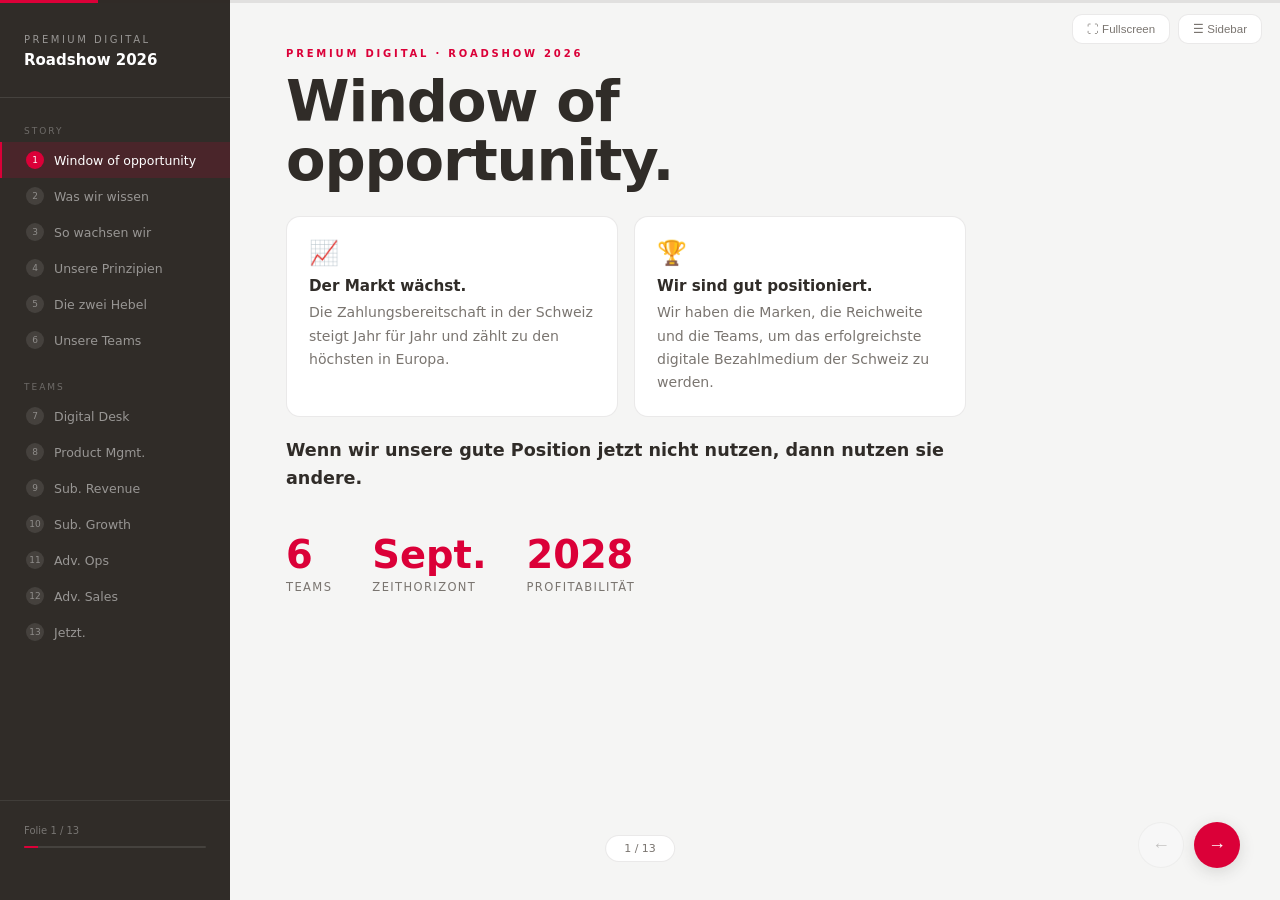
<file: roadshow-preview.html>
<!DOCTYPE html>
<html lang="de">
<head>
<meta charset="UTF-8"/>
<meta name="viewport" content="width=device-width,initial-scale=1.0"/>
<title>Premium Digital – Roadshow</title>
<style>
:root{
  --red:#db0038;--red-dim:rgba(219,0,56,.1);
  --bg:#f5f5f4;--bg3:#eeeeec;
  --card:#ffffff;--border:rgba(48,44,40,.1);--border2:rgba(48,44,40,.18);
  --text:#302c28;--muted:#7a7570;--muted2:#a8a39e;
  --radius:16px;
}
*{box-sizing:border-box;margin:0;padding:0}
html,body{height:100%;font-family:Inter,ui-sans-serif,system-ui,-apple-system,sans-serif;background:var(--bg);color:var(--text);overflow:hidden}
#shell{display:flex;height:100vh;overflow:hidden}
#sidebar{width:230px;min-width:230px;background:var(--text);color:#fff;display:flex;flex-direction:column;padding:28px 0;z-index:10;transition:transform .3s}
#sidebar.hidden{transform:translateX(-230px);position:absolute;height:100%}
#content{flex:1;overflow-y:auto;padding:48px 56px;display:flex;flex-direction:column;gap:36px}
body.fullscreen #content{padding:56px 80px}
#top-bar{position:fixed;top:0;left:0;right:0;height:3px;background:var(--border);z-index:50}
#top-fill{height:100%;background:var(--red);transition:width .4s}
.sb-logo{padding:0 24px 28px;border-bottom:1px solid rgba(255,255,255,.1);margin-bottom:8px}
.sb-logo span{font-size:10px;letter-spacing:.25em;text-transform:uppercase;color:rgba(255,255,255,.5)}
.sb-logo strong{display:block;font-size:15px;color:#fff;margin-top:4px;font-weight:600}
.sb-section{padding:20px 24px 6px;font-size:9px;letter-spacing:.22em;text-transform:uppercase;color:rgba(255,255,255,.3)}
.sb-item{display:flex;align-items:center;gap:10px;padding:9px 24px;cursor:pointer;font-size:12.5px;color:rgba(255,255,255,.5);transition:.15s;border-left:2px solid transparent;user-select:none}
.sb-item:hover{color:#fff;background:rgba(255,255,255,.06)}
.sb-item.active{color:#fff;border-left-color:var(--red);background:rgba(219,0,56,.15)}
.sb-item .dot{width:18px;height:18px;border-radius:50%;background:rgba(255,255,255,.1);display:flex;align-items:center;justify-content:center;font-size:9px;flex-shrink:0;color:rgba(255,255,255,.4)}
.sb-item.active .dot{background:var(--red);color:#fff}
.sb-progress{padding:24px;margin-top:auto;border-top:1px solid rgba(255,255,255,.08)}
.sb-prog-label{font-size:10px;color:rgba(255,255,255,.35);margin-bottom:10px}
.sb-prog-bar{height:2px;background:rgba(255,255,255,.1);border-radius:9px;overflow:hidden}
.sb-prog-fill{height:100%;background:var(--red);transition:width .4s}
.slide{display:none}
.slide.active{display:block;animation:fadeUp .35s ease}
@keyframes fadeUp{from{opacity:0;transform:translateY(10px)}to{opacity:1;transform:translateY(0)}}
.eyebrow{font-size:10px;letter-spacing:.28em;text-transform:uppercase;color:var(--red);margin-bottom:14px;font-weight:600}
.slide-title{font-size:clamp(2.2rem,4.5vw,3.8rem);font-weight:800;line-height:1.02;margin-bottom:18px;letter-spacing:-.02em;color:var(--text)}
.card{background:var(--card);border-radius:var(--radius);border:1px solid var(--border);padding:28px;box-shadow:0 2px 12px rgba(48,44,40,.06)}
.grid-2{display:grid;grid-template-columns:1fr 1fr;gap:18px}
.grid-3{display:grid;grid-template-columns:repeat(3,1fr);gap:14px}
.story-hook{border-left:3px solid var(--red);background:var(--red-dim);border-radius:0 12px 12px 0;padding:18px 22px;margin-bottom:28px}
.story-hook p{font-size:1rem;font-weight:500;color:var(--text);line-height:1.7;font-style:italic}
.teams-grid{display:grid;grid-template-columns:repeat(3,1fr);gap:16px}
.team-overview-card{border-radius:var(--radius);padding:28px 24px;display:flex;flex-direction:column;gap:10px}
.team-overview-card .to-icon{font-size:2rem}
.team-overview-card .to-name{font-size:1.05rem;font-weight:800;color:#fff}
.team-overview-card .to-claim{font-size:.85rem;color:rgba(255,255,255,.85);line-height:1.55}
.funnel-steps{display:flex;flex-direction:column;gap:6px}
.fstep{display:flex;align-items:center;gap:14px;padding:14px 16px;border-radius:10px;background:var(--bg3);border-left:3px solid var(--c)}
.fstep-icon{font-size:1.3rem;flex-shrink:0}
.fstep-label{font-size:.92rem;font-weight:700;color:var(--c);margin-bottom:2px}
.fstep-desc{font-size:.78rem;color:var(--muted);line-height:1.4}
.team-header{display:flex;align-items:center;gap:14px;margin-bottom:18px}
.team-icon{width:48px;height:48px;border-radius:14px;display:flex;align-items:center;justify-content:center;font-size:22px;flex-shrink:0}
.team-name{font-size:1.15rem;font-weight:700;color:var(--text)}
.team-sub{font-size:.75rem;color:var(--muted);margin-top:2px}
.team-role{font-size:.88rem;color:var(--muted);line-height:1.65;margin-bottom:18px}
.team-vision{background:var(--bg3);border-radius:10px;padding:14px 16px;margin-bottom:18px;border-left:2px solid var(--red)}
.team-vision-label{font-size:.65rem;letter-spacing:.18em;text-transform:uppercase;color:var(--red);margin-bottom:5px;font-weight:600}
.team-vision p{font-size:.88rem;color:var(--text);line-height:1.65;font-style:italic}
.prio-list{display:flex;flex-direction:column;gap:6px}
.prio{display:flex;align-items:flex-start;gap:10px;padding:11px 14px;background:var(--bg3);border-radius:10px;border:1px solid var(--border)}
.prio-num{width:22px;height:22px;border-radius:50%;background:var(--red);color:#fff;font-size:10px;font-weight:700;display:flex;align-items:center;justify-content:center;flex-shrink:0;margin-top:1px}
.prio-text{font-size:.85rem;color:var(--text);line-height:1.5}
.prio-text strong{font-weight:600;display:block;margin-bottom:2px}
.prio-milestone{font-size:.75rem;color:var(--muted);margin-top:3px}
.discussion-prompt{margin-top:18px;background:var(--text);border-radius:12px;padding:16px 18px;display:flex;align-items:flex-start;gap:12px}
.dp-label{font-size:.65rem;letter-spacing:.18em;text-transform:uppercase;color:rgba(255,255,255,.4);margin-bottom:4px;font-weight:600}
.dp-text{font-size:.88rem;color:rgba(255,255,255,.9);line-height:1.55}
.open-btn{display:inline-flex;align-items:center;gap:8px;background:var(--red);color:#fff;border:none;border-radius:999px;padding:10px 20px;font-size:.83rem;font-weight:700;cursor:pointer;margin-top:14px}
.open-btn:hover{opacity:.88}
#nav{position:fixed;bottom:32px;right:40px;display:flex;gap:10px;z-index:100}
.nav-btn{width:46px;height:46px;border-radius:50%;border:none;cursor:pointer;font-size:18px;display:flex;align-items:center;justify-content:center;transition:.15s;box-shadow:0 4px 16px rgba(48,44,40,.15)}
.nav-btn.primary{background:var(--red);color:#fff}
.nav-btn.secondary{background:#fff;color:var(--text);border:1px solid var(--border2)}
.nav-btn:disabled{opacity:.25;cursor:not-allowed;box-shadow:none}
.nav-btn:hover:not(:disabled){transform:scale(1.08)}
.slide-counter{position:fixed;bottom:38px;left:50%;transform:translateX(-50%);font-size:11px;color:var(--muted);background:#fff;border:1px solid var(--border);border-radius:999px;padding:6px 18px}
#toolbar{position:fixed;top:14px;right:18px;display:flex;gap:8px;z-index:100}
.tool-btn{background:#fff;border:1px solid var(--border);border-radius:10px;padding:7px 14px;font-size:11.5px;cursor:pointer;color:var(--muted);transition:.15s}
.tool-btn:hover{color:var(--text)}
.tool-btn.active{background:var(--text);color:#fff;border-color:var(--text)}
#modal-overlay{display:none;position:fixed;inset:0;background:rgba(48,44,40,.5);z-index:200;align-items:center;justify-content:center;backdrop-filter:blur(4px)}
#modal-overlay.open{display:flex}
#modal{background:#fff;border-radius:24px;width:min(860px,94vw);max-height:88vh;overflow-y:auto;padding:40px;box-shadow:0 24px 60px rgba(48,44,40,.2)}
#modal-close{float:right;background:none;border:1px solid var(--border);border-radius:8px;padding:6px 12px;cursor:pointer;font-size:12px;color:var(--muted)}
.modal-prio{background:var(--bg3);border-radius:12px;padding:18px;margin-bottom:12px;border-left:2px solid var(--red)}
.modal-prio-title{font-size:.98rem;font-weight:700;margin-bottom:6px}
.modal-section-label{font-size:.68rem;font-weight:600;color:var(--muted2);text-transform:uppercase;letter-spacing:.14em;margin-bottom:6px}
.results-list{display:flex;flex-direction:column;gap:4px;margin-bottom:10px}
.result-item{font-size:.83rem;padding:6px 10px;background:#fff;border-radius:8px;border:1px solid var(--border)}
.milestone-pills{display:flex;flex-wrap:wrap;gap:6px}
.mpill{font-size:.73rem;background:var(--red-dim);color:var(--red);border:1px solid rgba(219,0,56,.2);border-radius:999px;padding:3px 12px;font-weight:600}
</style>
</head>
<body>
<div id="top-bar"><div id="top-fill"></div></div>
<div id="toolbar">
  <button class="tool-btn" id="btn-fullscreen">⛶ Fullscreen</button>
  <button class="tool-btn" id="btn-sidebar">☰ Sidebar</button>
</div>
<div id="shell">
  <div id="sidebar">
    <div class="sb-logo"><span>Premium Digital</span><strong>Roadshow 2026</strong></div>
    <div class="sb-section">Story</div>
    <div class="sb-item" data-slide="0"><div class="dot">1</div>Window of opportunity</div>
    <div class="sb-item" data-slide="1"><div class="dot">2</div>Was wir wissen</div>
    <div class="sb-item" data-slide="2"><div class="dot">3</div>So wachsen wir</div>
    <div class="sb-item" data-slide="3"><div class="dot">4</div>Unsere Prinzipien</div>
    <div class="sb-item" data-slide="4"><div class="dot">5</div>Die zwei Hebel</div>
    <div class="sb-item" data-slide="5"><div class="dot">6</div>Unsere Teams</div>
    <div class="sb-section" style="margin-top:4px">Teams</div>
    <div class="sb-item" data-slide="6"><div class="dot">7</div>Digital Desk</div>
    <div class="sb-item" data-slide="7"><div class="dot">8</div>Product Mgmt.</div>
    <div class="sb-item" data-slide="8"><div class="dot">9</div>Sub. Revenue</div>
    <div class="sb-item" data-slide="9"><div class="dot">10</div>Sub. Growth</div>
    <div class="sb-item" data-slide="10"><div class="dot">11</div>Adv. Ops</div>
    <div class="sb-item" data-slide="11"><div class="dot">12</div>Adv. Sales</div>
    <div class="sb-item" data-slide="12"><div class="dot">13</div>Jetzt.</div>
    <div class="sb-progress">
      <div class="sb-prog-label" id="sb-prog-label">Folie 1 / 13</div>
      <div class="sb-prog-bar"><div class="sb-prog-fill" id="sb-fill"></div></div>
    </div>
  </div>
  <div id="content">

    <!-- SLIDE 0 -->
    <div class="slide active" id="slide-0">
      <div style="display:flex;flex-direction:column;justify-content:center">
        <div class="eyebrow">Premium Digital · Roadshow 2026</div>
        <div class="slide-title">Window of<br>opportunity.</div>
        <div style="display:grid;grid-template-columns:1fr 1fr;gap:16px;max-width:680px;margin-top:8px">
          <div style="background:#fff;border-radius:14px;border:1px solid var(--border);padding:22px">
            <div style="font-size:1.5rem;margin-bottom:10px">📈</div>
            <div style="font-weight:700;margin-bottom:6px;font-size:.95rem">Der Markt wächst.</div>
            <div style="font-size:.88rem;color:var(--muted);line-height:1.65">Die Zahlungsbereitschaft in der Schweiz steigt Jahr für Jahr und zählt zu den höchsten in Europa.</div>
          </div>
          <div style="background:#fff;border-radius:14px;border:1px solid var(--border);padding:22px">
            <div style="font-size:1.5rem;margin-bottom:10px">🏆</div>
            <div style="font-weight:700;margin-bottom:6px;font-size:.95rem">Wir sind gut positioniert.</div>
            <div style="font-size:.88rem;color:var(--muted);line-height:1.65">Wir haben die Marken, die Reichweite und die Teams, um das erfolgreichste digitale Bezahlmedium der Schweiz zu werden.</div>
          </div>
        </div>
        <p style="font-size:1.1rem;font-weight:700;color:var(--text);max-width:680px;line-height:1.55;margin-top:20px">Wenn wir unsere gute Position jetzt nicht nutzen, dann nutzen sie andere.</p>
        <div style="display:flex;gap:40px;margin-top:44px">
          <div><div style="font-size:2.4rem;font-weight:800;color:var(--red);line-height:1">6</div><div style="font-size:.72rem;color:var(--muted);text-transform:uppercase;letter-spacing:.12em;margin-top:6px">Teams</div></div>
          <div><div style="font-size:2.4rem;font-weight:800;color:var(--red);line-height:1">Sept.</div><div style="font-size:.72rem;color:var(--muted);text-transform:uppercase;letter-spacing:.12em;margin-top:6px">Zeithorizont</div></div>
          <div><div style="font-size:2.4rem;font-weight:800;color:var(--red);line-height:1">2028</div><div style="font-size:.72rem;color:var(--muted);text-transform:uppercase;letter-spacing:.12em;margin-top:6px">Profitabilität</div></div>
        </div>
      </div>
    </div>

    <!-- SLIDE 1 -->
    <div class="slide" id="slide-1">
      <div style="display:flex;flex-direction:column;gap:0">
        <div class="eyebrow" style="margin-bottom:28px">Was wir wissen.</div>
        <div style="display:flex;flex-direction:column;gap:0">
          <div style="display:flex;align-items:baseline;gap:20px;padding:18px 0;border-bottom:1px solid var(--border)">
            <div style="font-size:2.2rem;font-weight:800;color:var(--red);line-height:1;min-width:48px">01</div>
            <div><div style="font-size:1.15rem;font-weight:700;line-height:1.3;margin-bottom:4px">Die Zahlungsbereitschaft für digitale News-Abos wächst.</div><div style="font-size:.88rem;color:var(--muted);line-height:1.6">In der Schweiz liegt sie über dem internationalen Vergleich. Davon können wir überproportional profitieren.</div></div>
          </div>
          <div style="display:flex;align-items:baseline;gap:20px;padding:18px 0;border-bottom:1px solid var(--border)">
            <div style="font-size:2.2rem;font-weight:800;color:var(--red);line-height:1;min-width:48px">02</div>
            <div><div style="font-size:1.15rem;font-weight:700;line-height:1.3;margin-bottom:4px">Hochwertiger Journalismus ist unser wichtigstes Differenzierungsmerkmal.</div><div style="font-size:.88rem;color:var(--muted);line-height:1.6">Nachhaltiges Wachstum entsteht nur über Qualität, Relevanz und Tiefe.</div></div>
          </div>
          <div style="display:flex;align-items:baseline;gap:20px;padding:18px 0;border-bottom:1px solid var(--border)">
            <div style="font-size:2.2rem;font-weight:800;color:var(--red);line-height:1;min-width:48px">03</div>
            <div><div style="font-size:1.15rem;font-weight:700;line-height:1.3;margin-bottom:4px">Neben Vollabos gewinnen Limited Abos an Bedeutung.</div><div style="font-size:.88rem;color:var(--muted);line-height:1.6">Neue Zielgruppen mit spezifischen Interessen und geringerer Zahlungsbereitschaft erschliessen.</div></div>
          </div>
          <div style="display:flex;align-items:baseline;gap:20px;padding:18px 0;border-bottom:1px solid var(--border)">
            <div style="font-size:2.2rem;font-weight:800;color:var(--red);line-height:1;min-width:48px">04</div>
            <div><div style="font-size:1.15rem;font-weight:700;line-height:1.3;margin-bottom:4px">Reichweite bleibt die zentrale Voraussetzung für Wachstum.</div><div style="font-size:.88rem;color:var(--muted);line-height:1.6">Primär über Google Discover. Social bleibt wichtig, wird aber zunehmend automatisiert betrieben.</div></div>
          </div>
          <div style="display:flex;align-items:baseline;gap:20px;padding:18px 0">
            <div style="font-size:2.2rem;font-weight:800;color:var(--red);line-height:1;min-width:48px">05</div>
            <div><div style="font-size:1.15rem;font-weight:700;line-height:1.3;margin-bottom:4px">Digitale Werbung ergänzt unser Modell als zusätzlicher Erlöspfad.</div><div style="font-size:.88rem;color:var(--muted);line-height:1.6">Und verbreitert damit unsere finanzielle Basis nachhaltig.</div></div>
          </div>
        </div>
      </div>
    </div>

    <!-- SLIDE 2 – So wachsen wir -->
    <div class="slide" id="slide-2">
      <div style="display:flex;flex-direction:column">
        <div class="eyebrow" style="margin-bottom:28px">Unsere Wachstumsstrategie</div>
        <div class="slide-title" style="font-size:clamp(1.4rem,2.5vw,2rem);margin-bottom:32px">So kommen wir auf 210'000 Abos.</div>
        <div style="display:flex;flex-direction:column;gap:0">
          <div style="display:flex;align-items:center;gap:24px;padding:16px 0;border-bottom:1px solid var(--border)">
            <div style="font-size:1.3rem;min-width:36px">📍</div>
            <div style="flex:1"><span style="font-weight:700;font-size:1rem">In bestehenden Regionen die Nutzung erhöhen</span><span style="font-size:.9rem;color:var(--muted);margin-left:12px">Unsere Marken gezielt in bestehenden Regionen präsenter zeigen.</span></div>
          </div>
          <div style="display:flex;align-items:center;gap:24px;padding:16px 0;border-bottom:1px solid var(--border)">
            <div style="font-size:1.3rem;min-width:36px">🗺️</div>
            <div style="flex:1"><span style="font-weight:700;font-size:1rem">Erweiterung funktionaler Raum</span><span style="font-size:.9rem;color:var(--muted);margin-left:12px">Unsere Marken gezielt in neue Regionen innerhalb unserer funktionalen Räume führen.</span></div>
          </div>
          <div style="display:flex;align-items:center;gap:24px;padding:16px 0;border-bottom:1px solid var(--border)">
            <div style="font-size:1.3rem;min-width:36px">⚙️</div>
            <div style="flex:1"><span style="font-weight:700;font-size:1rem">Weiterentwicklung Paywall/Checkout</span><span style="font-size:.9rem;color:var(--muted);margin-left:12px">Paywall-Journey datengetrieben weiterentwickeln und Conversion Rate nachhaltig steigern.</span></div>
          </div>
          <div style="display:flex;align-items:center;gap:24px;padding:16px 0;border-bottom:1px solid var(--border)">
            <div style="font-size:1.3rem;min-width:36px">📱</div>
            <div style="flex:1"><span style="font-weight:700;font-size:1rem">Weiterentwicklung Web/App</span><span style="font-size:.9rem;color:var(--muted);margin-left:12px">Spürbare Weiterentwicklung: Design Refresh, neue Funktionalitäten wie Podcast-Tab.</span></div>
          </div>
          <div style="display:flex;align-items:center;gap:24px;padding:16px 0;border-bottom:1px solid var(--border)">
            <div style="font-size:1.3rem;min-width:36px">🎯</div>
            <div style="flex:1"><span style="font-weight:700;font-size:1rem">Einführung Limited</span><span style="font-size:.9rem;color:var(--muted);margin-left:12px">Neue Zielgruppen mit selektivem Interesse oder tieferer Zahlungsbereitschaft erschliessen.</span></div>
          </div>
        </div>
        <div style="display:flex;gap:12px;margin-top:28px">
          <div style="background:var(--red);border-radius:10px;padding:14px 22px;display:flex;align-items:baseline;gap:10px">
            <div style="font-size:1.5rem;font-weight:800;color:#fff">200'000</div>
            <div style="font-size:.75rem;color:rgba(255,255,255,.7)">Premium +15%</div>
          </div>
          <div style="background:#009667;border-radius:10px;padding:14px 22px;display:flex;align-items:baseline;gap:10px">
            <div style="font-size:1.5rem;font-weight:800;color:#fff">10'000</div>
            <div style="font-size:.75rem;color:rgba(255,255,255,.7)">Limited neu</div>
          </div>
          <div style="background:var(--text);border-radius:10px;padding:14px 22px;display:flex;align-items:baseline;gap:10px">
            <div style="font-size:1.5rem;font-weight:800;color:#fff">210'000</div>
            <div style="font-size:.75rem;color:rgba(255,255,255,.7)">Total</div>
          </div>
        </div>
      </div>
    </div>

    <!-- SLIDE 3 -->
    <div class="slide" id="slide-3">
      <div class="eyebrow">Was uns leitet</div>
      <div class="slide-title" style="font-size:clamp(1.7rem,3vw,2.5rem);margin-bottom:24px">Unsere 6 Prinzipien.</div>
      <div class="grid-3" id="principles-grid"></div>
      <div style="margin-top:16px;display:flex;gap:10px;align-items:center">
        <button onclick="revealNext()" id="reveal-btn" style="background:var(--red);color:#fff;border:none;border-radius:999px;padding:9px 22px;font-size:.85rem;font-weight:700;cursor:pointer">Nächstes Prinzip →</button>
        <button onclick="revealAll()" style="background:none;border:1px solid var(--border2);color:var(--muted);border-radius:999px;padding:9px 18px;font-size:.82rem;cursor:pointer">Alle zeigen</button>
        <button onclick="resetPrinciples()" style="background:none;border:1px solid var(--border2);color:var(--muted);border-radius:999px;padding:9px 18px;font-size:.82rem;cursor:pointer">Zurücksetzen</button>
      </div>
    </div>

    <!-- SLIDE 4 -->
    <div class="slide" id="slide-4">
      <div class="eyebrow">Unsere zwei Wachstumsmotoren</div>
      <div class="slide-title" style="font-size:clamp(1.7rem,3vw,2.5rem);margin-bottom:28px">Abo-Geschäft und Werbemarkt. Wir brauchen beides.</div>
      <div class="grid-2">
        <div class="card">
          <div style="font-size:.7rem;letter-spacing:.2em;text-transform:uppercase;color:var(--muted);margin-bottom:18px">Motor 1 — Abo-Geschäft</div>
          <div class="funnel-steps">
            <div class="fstep" style="--c:#db0038"><div class="fstep-icon">📣</div><div><div class="fstep-label">Attract</div><div class="fstep-desc">Reichweite &amp; Sichtbarkeit aufbauen</div></div></div>
            <div class="fstep" style="--c:#b80021"><div class="fstep-icon">💡</div><div><div class="fstep-label">Engage</div><div class="fstep-desc">Loyalität &amp; Registrierungen steigern</div></div></div>
            <div class="fstep" style="--c:#95000b"><div class="fstep-icon">💳</div><div><div class="fstep-label">Convert</div><div class="fstep-desc">Aus Lesern zahlende Abonnenten machen</div></div></div>
            <div class="fstep" style="--c:#740000"><div class="fstep-icon">🔄</div><div><div class="fstep-label">Retain</div><div class="fstep-desc">Churn senken, Bindung stärken</div></div></div>
          </div>
        </div>
        <div class="card">
          <div style="font-size:.7rem;letter-spacing:.2em;text-transform:uppercase;color:var(--muted);margin-bottom:18px">Motor 2 — Werbemarkt</div>
          <div class="funnel-steps">
            <div class="fstep" style="--c:#009667"><div class="fstep-icon">📅</div><div><div class="fstep-label">Schedule</div><div class="fstep-desc">Kundenkontakte &amp; Termine vereinbaren</div></div></div>
            <div class="fstep" style="--c:#00673d"><div class="fstep-icon">📋</div><div><div class="fstep-label">Pitch</div><div class="fstep-desc">Angebote erarbeiten &amp; präsentieren</div></div></div>
            <div class="fstep" style="--c:#004d2e"><div class="fstep-icon">🤝</div><div><div class="fstep-label">Close</div><div class="fstep-desc">Deals abschliessen &amp; Umsatz sichern</div></div></div>
            <div class="fstep" style="--c:#003a17"><div class="fstep-icon">🚀</div><div><div class="fstep-label">Deliver</div><div class="fstep-desc">Kampagnen umsetzen &amp; Qualität sichern</div></div></div>
          </div>
        </div>
      </div>
    </div>

    <!-- SLIDE 5 -->
    <div class="slide" id="slide-5">
      <div class="eyebrow">Unsere Teams</div>
      <div class="slide-title" style="font-size:clamp(1.7rem,3vw,2.5rem);margin-bottom:28px">Sechs Teams. Ein Ziel.</div>
      <div class="teams-grid" id="teams-overview"></div>
    </div>

    <!-- TEAM SLIDES -->
    <div class="slide" id="slide-6"><div class="story-hook"><p>Der Digital Desk steuert, wie viele Menschen uns finden, und ob sie bleiben.</p></div><div class="eyebrow">Team 1 von 6</div><div class="slide-title" style="font-size:clamp(1.7rem,3vw,2.5rem)">Digital Desk</div><div class="grid-2" id="c-digital-desk"></div></div>
    <div class="slide" id="slide-7"><div class="story-hook"><p>Das beste Produkt ist im Alltag der Menschen unersetzlich.</p></div><div class="eyebrow">Team 2 von 6</div><div class="slide-title" style="font-size:clamp(1.7rem,3vw,2.5rem)">Product Management</div><div class="grid-2" id="c-product-mgmt"></div></div>
    <div class="slide" id="slide-8"><div class="story-hook"><p>NutzerInnen zu zahlenden KundInnen machen und halten.</p></div><div class="eyebrow">Team 3 von 6</div><div class="slide-title" style="font-size:clamp(1.7rem,3vw,2.5rem)">Subscription Revenue</div><div class="grid-2" id="c-sub-revenue"></div></div>
    <div class="slide" id="slide-9"><div class="story-hook"><p>Subscription Growth öffnet die Türe zu Kunden, die wir bisher wenig bis gar nicht erreichten.</p></div><div class="eyebrow">Team 4 von 6</div><div class="slide-title" style="font-size:clamp(1.7rem,3vw,2.5rem)">Subscription Growth</div><div class="grid-2" id="c-sub-growth"></div></div>
    <div class="slide" id="slide-10"><div class="story-hook"><p>Ein starkes Produkt verdient auch starke Werbeeinnahmen. Advertising Ops macht Sales schlagkräftig.</p></div><div class="eyebrow">Team 5 von 6</div><div class="slide-title" style="font-size:clamp(1.7rem,3vw,2.5rem)">Advertising Operations</div><div class="grid-2" id="c-adv-ops"></div></div>
    <div class="slide" id="slide-11"><div class="story-hook"><p>Operations schafft die Grundlage, Sales macht den Abschluss.</p></div><div class="eyebrow">Team 6 von 6</div><div class="slide-title" style="font-size:clamp(1.7rem,3vw,2.5rem)">Advertising Sales</div><div class="grid-2" id="c-adv-sales"></div></div>

    <!-- SLIDE 12 -->
    <div class="slide" id="slide-12">
      <div style="min-height:65vh;display:flex;flex-direction:column;justify-content:center;gap:32px">
        <div style="background:var(--red);border-radius:var(--radius);padding:52px;position:relative;overflow:hidden">
          <div style="position:absolute;top:-40px;right:-40px;width:180px;height:180px;background:#fff;border-radius:50%;opacity:.06;filter:blur(40px)"></div>
          <div style="font-size:10px;letter-spacing:.28em;text-transform:uppercase;color:rgba(255,255,255,.6);margin-bottom:20px;font-weight:600">Das Fazit</div>
          <div style="font-size:clamp(1.1rem,2vw,1.4rem);color:rgba(255,255,255,.85);line-height:1.75;margin-bottom:24px">Wir haben alles, was es braucht. Die Marke. Die Reichweite. Die Teams. Die Technologie.</div>
          <div style="font-size:clamp(1.8rem,3.5vw,2.9rem);font-weight:800;line-height:1.12;color:#fff;letter-spacing:-.02em;margin-bottom:28px">Jetzt liegt es an uns.</div>
          <div style="height:1px;background:rgba(255,255,255,.2);margin-bottom:28px"></div>
          <div style="font-size:clamp(1rem,1.8vw,1.25rem);font-style:italic;color:rgba(255,255,255,.8);line-height:1.65">Wer jetzt liefert, wird in zwei Jahren zurückschauen und sagen: Das war der Moment.</div>
        </div>
        <div style="text-align:center;padding:28px;background:#fff;border-radius:var(--radius);border:1px solid var(--border)">
          <div style="font-size:1.8rem;margin-bottom:12px">💬</div>
          <div style="font-size:1.2rem;font-weight:700;color:var(--text);margin-bottom:8px">Fragen &amp; Antworten</div>
          <div style="font-size:.95rem;color:var(--muted)">Was beschäftigt euch? Was wollt ihr wissen?</div>
        </div>
      </div>
    </div>

  </div>
</div>

<div id="nav">
  <button class="nav-btn secondary" id="btn-prev" disabled>←</button>
  <button class="nav-btn primary" id="btn-next">→</button>
</div>
<div class="slide-counter" id="counter">1 / 13</div>
<div id="modal-overlay"><div id="modal"><button id="modal-close">✕ Schliessen</button><div id="modal-content"></div></div></div>

<script>
const TOTAL=13; let cur=0;

const principles=[
  {n:"01",icon:"🛡️",title:"Radikale Verantwortung",short:"Ownership für Resultate, nicht nur für Aufgaben."},
  {n:"02",icon:"🎯",title:"Wirkungsorientierte Entscheidungen",short:"Priorität hat, was direkt Wert schafft."},
  {n:"03",icon:"⚡",title:"Wirkung in 6 Monaten",short:"Was wir heute machen, soll in spätestens sechs Monaten Wirkung zeigen."},
  {n:"04",icon:"⏱️",title:"80/20: Auch beim Kunden",short:"Die gute Lösung jetzt schlägt die perfekte Lösung zu spät — auch für unsere Kunden."},
  {n:"05",icon:"✅",title:"Fokus statt Breite",short:"Wir verzichten bewusst. Wer alles macht, macht nichts richtig."},
  {n:"06",icon:"🧩",title:"Einfach vor kompliziert",short:"Schlanke Prozesse und klare Entscheidungen schaffen Raum für das Wesentliche."}
];

document.getElementById("principles-grid").innerHTML=principles.map((p,i)=>`
  <div class="card" id="pc-${i}" style="opacity:.2;transition:opacity .4s,transform .4s;transform:translateY(8px)">
    <div style="font-size:1.8rem;margin-bottom:10px">${p.icon}</div>
    <div style="font-size:.72rem;font-weight:700;color:var(--red);letter-spacing:.15em;text-transform:uppercase;margin-bottom:8px">${p.n}</div>
    <div style="font-size:1rem;font-weight:700;margin-bottom:6px">${p.title}</div>
    <div style="font-size:.82rem;color:var(--muted)">${p.short}</div>
  </div>`).join("");

let revealed=0;
function revealNext(){if(revealed<principles.length){const el=document.getElementById("pc-"+revealed);el.style.opacity="1";el.style.transform="translateY(0)";revealed++;}if(revealed>=principles.length){document.getElementById("reveal-btn").disabled=true;document.getElementById("reveal-btn").style.opacity=".4";}}
function revealAll(){principles.forEach((_,i)=>{const el=document.getElementById("pc-"+i);el.style.opacity="1";el.style.transform="translateY(0)";});revealed=principles.length;document.getElementById("reveal-btn").disabled=true;document.getElementById("reveal-btn").style.opacity=".4";}
function resetPrinciples(){principles.forEach((_,i)=>{const el=document.getElementById("pc-"+i);el.style.opacity=".2";el.style.transform="translateY(8px)";});revealed=0;document.getElementById("reveal-btn").disabled=false;document.getElementById("reveal-btn").style.opacity="1";}

const teams={
  "digital-desk":{icon:"📡",color:"#009667",name:"Digital Desk",claim:"Die passenden Inhalte zur richtigen Zeit auf den richtigen Kanälen.",role:"Der operative Maschinenraum für Reichweite, Distribution und Engagement — für Paid und Free.",vision:"Wir haben unsere Workflows deutlich verschlankt, an Fokus gewonnen und darum entscheidend zur Steigerung von Reichweite und Engagement beigetragen.",discussion:"Wieviele Pageviews braucht eine redaktionelle Geschichte im Durchschnitt, damit sie sich für uns finanziell lohnt?",priorities:[{n:1,title:"Teil-automatisierte KPI-basierte Distribution",desc:"Distributionsaufgaben für 6 Titel sind zeitintensiv und fast alles Handarbeit. Mindestens 2 Schichten automatisieren, mit Kuration entlang den Marken.",milestones:["Projekt-Aufbau mit AI/Data"],results:["Mindestens 2 Distributionsschichten ersetzt"]},{n:2,title:"Google-Traffic verdoppeln",desc:"Mehr Reichweite für Subscription-Funnel und Werbemarkt. Fokus auf Discover.",milestones:["5 Hypothesen zu Wachstumsfeldern getestet"],results:["Verdoppelung Google-Traffic"]},{n:3,title:"Second-Click-Optimierung",desc:"Datengestützt Inhalte mit Optimierungspotenzial identifizieren und Engagement messbar steigern.",milestones:["5 Hypothesen zu Engagementtreibern getestet"],results:["Pageviews pro Visit +20%"]},{n:4,title:"Social Media Werbeumsatz steigern",desc:"Fokus auf Conversions und Werbeumsatz über Social Media. Ziel: CHF 2 Mio.",milestones:["Anpassung Prozesse & Setup","Deutliche Steigerung Umsätze im 1. HJ"],results:["CHF 2 Mio. Social-Werbeumsatz"]}]},
  "product-mgmt":{icon:"📱",color:"#00c794",name:"Product Management",claim:"Digitale Produkte, die im Alltag der Menschen unersetzlich sind.",role:"Premium Products entwickelt die digitalen Produkte von Tamedia — damit unsere Qualitätsinhalte ihr volles Potenzial entfalten.",vision:"Wir haben deutlich schneller geliefert, mit klarem Fokus auf das Wesentliche, konsequentem Testen und spürbarem Impact für unsere Nutzerinnen und Nutzer.",discussion:"Wieviele Kontaktpunkte mit uns brauchen Nutzerinnen und Nutzer, bis sie ein Abo kaufen?",priorities:[{n:1,title:"Produkt-Strategie und Weiterentwicklung News-App",desc:"Klare Vision für jede Plattform: Kernzielgruppen, Rolle im Nutzerleben, was wir konkret bauen.",milestones:["Erster Workshop App","Vision App finalisiert","Alle Plattformen Tagi abgeschlossen","Skalierung auf alle Brands"],results:["Vision & Roadmap für alle Plattformen","Podcast Tab live","Neue visuelle Formate live"]},{n:2,title:"Launch Limited Products",desc:"Mindestens zwei Limited Products live bringen. Prozess: von Idee zu Live in unter 8 Wochen.",milestones:["Rollout & Skalierung Spiele-App","Launch Politbüro Sommer","Expansion Games","Launch new limited product"],results:["Politbüro 5'000 neue Abos","Games App 5'000 neue Abos","Mind. 1 weiteres Limited Product live"]},{n:3,title:"Growth Lab Push",desc:"Neue Wege für Reichweite und neue Zielgruppen erkunden. Formate testen, was funktioniert skalieren.",milestones:["Push Games","Push Podcasts","3 weitere Themen im Test"],results:["5'000 neue registrierte User","Mindestens 5 Formate live getestet"]},{n:4,title:"Produktentwicklung beschleunigen",desc:"Prozesse anpassen, damit wir schneller vom Konzept zum Launch kommen. Kürzere Entwicklungszyklen, regelmässige Releases.",milestones:["Ist-Zustand analysiert","Erste Prozessanpassungen live"],results:["3 Features in unter 6 Wochen von Idee bis Live","Regelmässige Releases mit messbarem Impact für Nutzer"]}]},
  "sub-revenue":{icon:"💳",color:"#db0038",name:"Subscription Revenue",claim:"Paywall, Checkout, Performance Marketing — aus Lesern Abonnenten machen.",role:"Verantwortet den gesamten Onsite-Funnel, von Paywall, Webshop, Login bis Checkout und Zahlungsprozesse. Optimiert Conversion, Angebote und Customer Journeys entlang dieses Funnels.",vision:"Wir haben durch datengetriebene Massnahmen und gezielte Experimente zum nachhaltigen Wachstum im fünfstelligen Bereich und zu einer höheren Customer Lifetime Value beigetragen.",discussion:"Wieviele Leute, die auf «Kaufen» klicken, kaufen am Ende wirklich?",priorities:[{n:1,title:"Kampagnen für anonyme User",desc:"Fly Bys und Loyal User über Retargeting, Onsite und Mail zu zahlenden Nutzern konvertieren.",milestones:["Launch","Testen & Iterieren"],results:["Conversion Rate (CR) erhöht","Click-Through-Rate (CTR) Performance Marketing erhöht"]},{n:2,title:"Reset Registrierung, Login, Paywall, Checkout",desc:"Registration Wall einführen. Paywall und Checkout optimieren.",milestones:["Registration Wall live","Reset Paywall Experience","Checkout-Optimierung","Landingpages optimiert"],results:["Mehr Registrierungen pro Monat","Paywall-to-Purchase Conversion Rate (CR) steigt"]},{n:3,title:"Onboarding in das Produkt",desc:"In den ersten 30 Tagen Gewohnheiten schaffen, die Retention sichern.",milestones:["Registration Onboarding Journey live","Subscription Onboarding Journey live"],results:["Registration to Subscription Conversion Rate (CR) steigt","Churn Rate sinkt"]}]},
  "sub-growth":{icon:"🚀",color:"#c5c000",name:"Subscription Growth",claim:"Grosse Kampagnen, starke Partnerschaften, neue Regionen und Zielgruppen.",role:"Trägt die Hauptverantwortung für die grossen Gains. Initiiert und setzt grosse Kampagnen um, verhandelt und realisiert Partnerschaften. Bringt neue Leute aus bestehenden sowie neuen Regionen und neue thematische Zielgruppen.",vision:"Wir leisten den grössten Einzelbeitrag zum fünfstelligen Netto-Wachstum — weil wir viel getestet und gelernt haben und heute deutlich besser wissen, wie wir neue Leute ins Abo bringen.",discussion:"Wieviel Abonnenten pro 100 Einwohnern glaubt ihr hat der Tages-Anzeiger in Zürich? Wieviel in Winterthur?",priorities:[{n:1,title:"Partnerschaften & Kooperationen",desc:"Kooperationen mit schweizer Akteuren, die uns Zugang zu grossen Kundenstämmen geben.",milestones:["Retail: Coop, Galaxus","Telcos: Swisscom, Sunrise","Senior Partnership Lead"],results:["5 Partnerschaften live","5'000 Netto-Abos, 75% neue User"]},{n:2,title:"Regionale Wachstumsinitiativen",desc:"Premium-Abo sukzessive in Regionen mit niedriger Streudichte vermarkten.",milestones:["Regio Push D-CH","Regio Push W-CH"],results:["5'000 Test-Abos","Streudichte +25% in angegangenen Regionen"]},{n:3,title:"Limited Product Kampagnen",desc:"Neue Limited Products mit Werbekampagnen von null auf hundert wachsen lassen.",milestones:["Game App Kampagne","Politbüro Kampagne Sommer","Game App Part 2"],results:["Game App: 3–5k Solo-Abos","Politbüro: 3–5k Abos"]}]},
  "adv-ops":{icon:"📊",color:"#ff0050",name:"Advertising Operations",claim:"Angebote, Umsetzung und Steuerung aller Advertising-Leistungen.",role:"Entwickelt und realisiert skalierbare Standardprodukte und individuelle Vermarktungsangebote. Stellt Qualität, Termintreue und Profitabilität end-to-end sicher.",vision:"Wir arbeiten datenbasiert, fokussieren uns auf 2–3 Verkaufsansätze gleichzeitig und geben wöchentlich neue Impulse an Sales.",discussion:"Wieviele Offerten brauchen wir pro Woche, damit wir unsere Ziele erreichen?",priorities:[{n:1,title:"Standardisierte Vermarktungsunterlagen & Angebotslogik",desc:"Standardisierte Pakete für KMU-Kunden, Print und Digital.",milestones:["Digitale KMU-Pakete live","Print+Digital Kombinationen live"],results:["Branchenlösungen Spezialmärkte","Digitale KMU-Pakete mit Print","Reduzierter Produktkatalog"]},{n:2,title:"Bessere Nutzung Inventar (Yield Mgmt)",desc:"Erlösbasierte Inventarsteuerung aufbauen.",milestones:["Analyse IST-Situation und Definition Massnahmen"],results:["Yield Manager benannt","Erlösbasierte Steuerung operativ"]},{n:3,title:"Reporting & Frühwarnsystem",desc:"Transparentes Reporting über den Werbemarkt. Frühwarnsystem für kritische Entwicklungen.",milestones:["Umsatz-Tracking live","Reporting-Dashboards finalisiert"],results:["Reporting für Sales Management und GL","Frühwarnsystem live"]},{n:4,title:"KAM: Premium-Angebote für Schlüsselkunden",desc:"Wettbewerbs- und Potenzialanalyse für Grosskunden. Premium-Produktkatalog.",milestones:["Branchen- und Regionalanalyse","Handlungsempfehlung"],results:["Potenzialanalyse operativ","Premium-Produktkatalog definiert"]}]},
  "adv-sales":{icon:"📣",color:"#00c794",name:"Advertising Sales",claim:"Erste Anlaufstelle für Werbung in qualitativ hochwertigen Umfeldern.",role:"Tamedia Advertising ist der wichtigste Partner für Werbung in qualitativ hochwertigen redaktionellen Umfeldern, national und lokal, mit messbarer Wirkung.",vision:"Wir sind mit den Digitalumsätzen auf Budget, die Printumsätze stabilisieren sich unter -5% und wir haben einen skalierbaren Weg, neue Kunden zu halten.",discussion:"Mit welcher Industrie oder Branche machen wir heute am meisten Umsatz?",priorities:[{n:1,title:"Fokus auf die richtigen Kunden",desc:"Wir wissen, welche Kunden wir mit welchem Aufwand erfolgreich bewirtschaften — und konzentrieren uns auf diese.",milestones:["Segmentierung definiert","Fokus-Kunden identifiziert"],results:["Weniger verlorene Kunden","Umsatzsteigerung in fokussierten Segmenten"]},{n:2,title:"Premium-Angebote & Sonderformate",desc:"Laufend neue, innovative Angebote und Formate einführen.",milestones:["Roadmap neuer Formate erstellt","Laufende Einführung"],results:["Nachhaltiges Wachstum durch neue Angebote","Roadmap mit Einführung neuer Formate"]},{n:3,title:"Social Media & Commercial Content als Wachstumstreiber",desc:"Umsatz mit Social Media Formaten und Commercial Content signifikant steigern.",milestones:["Angebote strukturiert","Launch neuer Formate"],results:["Umsatzsteigerung Social Media","Umsatzsteigerung Commercial Content"]},{n:4,title:"Positionierung & Aussendarstellung",desc:"Erste Anlaufstelle für Werbeplatzierungen in qualitativen Umfeldern werden.",milestones:["Positionierung geschärft","Aussendarstellung aktualisiert"],results:["Neukundenquote steigt","Kundenterminquote gesteigert","Umsatzrückgang gestoppt"]}]}
};

document.getElementById("teams-overview").innerHTML=Object.entries(teams).map(([k,t])=>`
  <div class="team-overview-card" style="background:${t.color}">
    <div class="to-icon">${t.icon}</div>
    <div class="to-name">${t.name}</div>
    <div class="to-claim">${t.claim}</div>
  </div>`).join("");

function renderTeam(cid,key){
  const t=teams[key];if(!t||!document.getElementById(cid))return;
  document.getElementById(cid).innerHTML=`
    <div class="card">
      <div class="team-header">
        <div class="team-icon" style="background:${t.color}20;border:2px solid ${t.color}40">${t.icon}</div>
        <div><div class="team-name">${t.name}</div><div class="team-sub">Team Overview</div></div>
      </div>
      <div class="team-role">${t.role}</div>
      <div class="team-vision"><div class="team-vision-label">Wenn wir in 6 Monaten erfolgreich sind …</div><p>${t.vision}</p></div>
      <button class="open-btn" onclick="openModal('${key}')">Alle Prioritäten & Milestones →</button>
    </div>
    <div class="card">
      <div style="font-size:.7rem;letter-spacing:.18em;text-transform:uppercase;color:var(--muted);margin-bottom:16px">Strategische Prioritäten</div>
      <div class="prio-list">${t.priorities.map(p=>`
        <div class="prio"><div class="prio-num">${p.n}</div><div class="prio-text"><strong>${p.title}</strong>${p.milestones.slice(0,2).map(m=>`<div class="prio-milestone">→ ${m}</div>`).join("")}</div></div>`).join("")}
      </div>
      <div class="discussion-prompt"><div style="font-size:16px;flex-shrink:0;margin-top:2px">💬</div><div><div class="dp-label">Frage an den Raum</div><div class="dp-text">${t.discussion}</div></div></div>
    </div>`;
}
renderTeam("c-digital-desk","digital-desk");
renderTeam("c-product-mgmt","product-mgmt");
renderTeam("c-sub-revenue","sub-revenue");
renderTeam("c-sub-growth","sub-growth");
renderTeam("c-adv-ops","adv-ops");
renderTeam("c-adv-sales","adv-sales");

function openModal(key){
  const t=teams[key];if(!t)return;
  document.getElementById("modal-content").innerHTML=`
    <div style="margin-bottom:24px"><div style="font-size:.7rem;letter-spacing:.2em;text-transform:uppercase;color:${t.color};margin-bottom:6px">${t.name}</div><div style="font-size:.95rem;color:var(--muted);line-height:1.65">${t.role}</div></div>
    <div class="team-vision" style="margin-bottom:24px"><div class="team-vision-label">Wenn wir in 6 Monaten erfolgreich sind …</div><p style="font-size:.92rem">${t.vision}</p></div>
    ${t.priorities.map(p=>`<div class="modal-prio"><div class="modal-prio-title">${p.n}. ${p.title}</div><div style="font-size:.87rem;color:var(--muted);line-height:1.65;margin-bottom:12px">${p.desc}</div><div class="modal-section-label">Messbare Resultate bis September</div><div class="results-list">${p.results.map(r=>`<div class="result-item">✓ ${r}</div>`).join("")}</div><div class="modal-section-label" style="margin-top:10px">Milestones</div><div class="milestone-pills">${p.milestones.map(m=>`<span class="mpill">${m}</span>`).join("")}</div></div>`).join("")}`;
  document.getElementById("modal-overlay").classList.add("open");
}
document.getElementById("modal-close").onclick=()=>document.getElementById("modal-overlay").classList.remove("open");
document.getElementById("modal-overlay").onclick=e=>{if(e.target===document.getElementById("modal-overlay"))document.getElementById("modal-overlay").classList.remove("open")};

function goTo(n){
  document.querySelectorAll(".slide").forEach(s=>s.classList.remove("active"));
  document.getElementById("slide-"+n).classList.add("active");
  document.querySelectorAll(".sb-item").forEach((el,i)=>el.classList.toggle("active",i===n));
  document.getElementById("counter").textContent=(n+1)+" / "+TOTAL;
  document.getElementById("sb-prog-label").textContent="Folie "+(n+1)+" / "+TOTAL;
  const pct=(n+1)/TOTAL*100;
  document.getElementById("sb-fill").style.width=pct+"%";
  document.getElementById("top-fill").style.width=pct+"%";
  document.getElementById("btn-prev").disabled=n===0;
  document.getElementById("btn-next").disabled=n===TOTAL-1;
  cur=n;
}
document.getElementById("btn-next").onclick=()=>{if(cur<TOTAL-1)goTo(cur+1)};
document.getElementById("btn-prev").onclick=()=>{if(cur>0)goTo(cur-1)};
document.querySelectorAll(".sb-item").forEach((el,i)=>{el.onclick=()=>goTo(i)});
document.addEventListener("keydown",e=>{
  if(document.getElementById("modal-overlay").classList.contains("open")){if(e.key==="Escape")document.getElementById("modal-overlay").classList.remove("open");return;}
  if(e.key==="ArrowRight"||e.key==="ArrowDown"){if(cur<TOTAL-1)goTo(cur+1)}
  if(e.key==="ArrowLeft"||e.key==="ArrowUp"){if(cur>0)goTo(cur-1)}
  if(e.key==="f"||e.key==="F")toggleFullscreen();
  if(e.key==="s"||e.key==="S")toggleSidebar();
});
let isFullscreen=false;
function toggleFullscreen(){isFullscreen=!isFullscreen;document.body.classList.toggle("fullscreen",isFullscreen);document.getElementById("btn-fullscreen").classList.toggle("active",isFullscreen);if(isFullscreen&&document.documentElement.requestFullscreen)document.documentElement.requestFullscreen().catch(()=>{});else if(!isFullscreen&&document.exitFullscreen)document.exitFullscreen().catch(()=>{});}
document.getElementById("btn-fullscreen").onclick=toggleFullscreen;
let sidebarVisible=true;
function toggleSidebar(){sidebarVisible=!sidebarVisible;document.getElementById("sidebar").classList.toggle("hidden",!sidebarVisible);document.getElementById("btn-sidebar").classList.toggle("active",!sidebarVisible);}
document.getElementById("btn-sidebar").onclick=toggleSidebar;
goTo(0);
</script>
</body>
</html>
</file>
